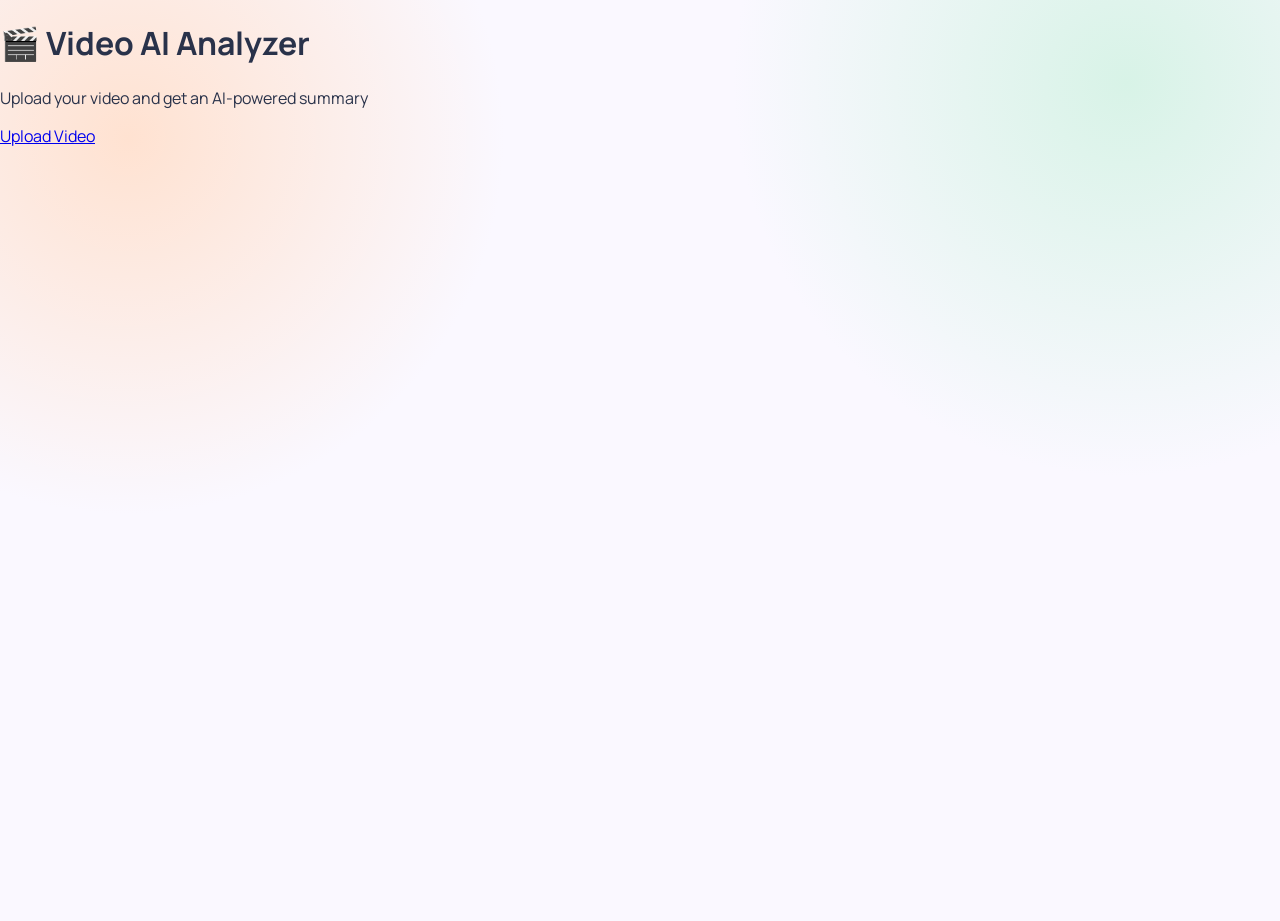
<file: templates/index.html>
<!DOCTYPE html>
<html>
<head>
    <title>Video AI</title>
    <link rel="stylesheet" href="/static/style.css">
</head>
<body>

<div class="container">

    <div class="card">
        <h1>🎬 Video AI Analyzer</h1>
        <p class="subtitle">Upload your video and get an AI-powered summary</p>

        <a href="/upload" class="primary-btn">Upload Video</a>
    </div>

</div>

</body>
</html>
</file>
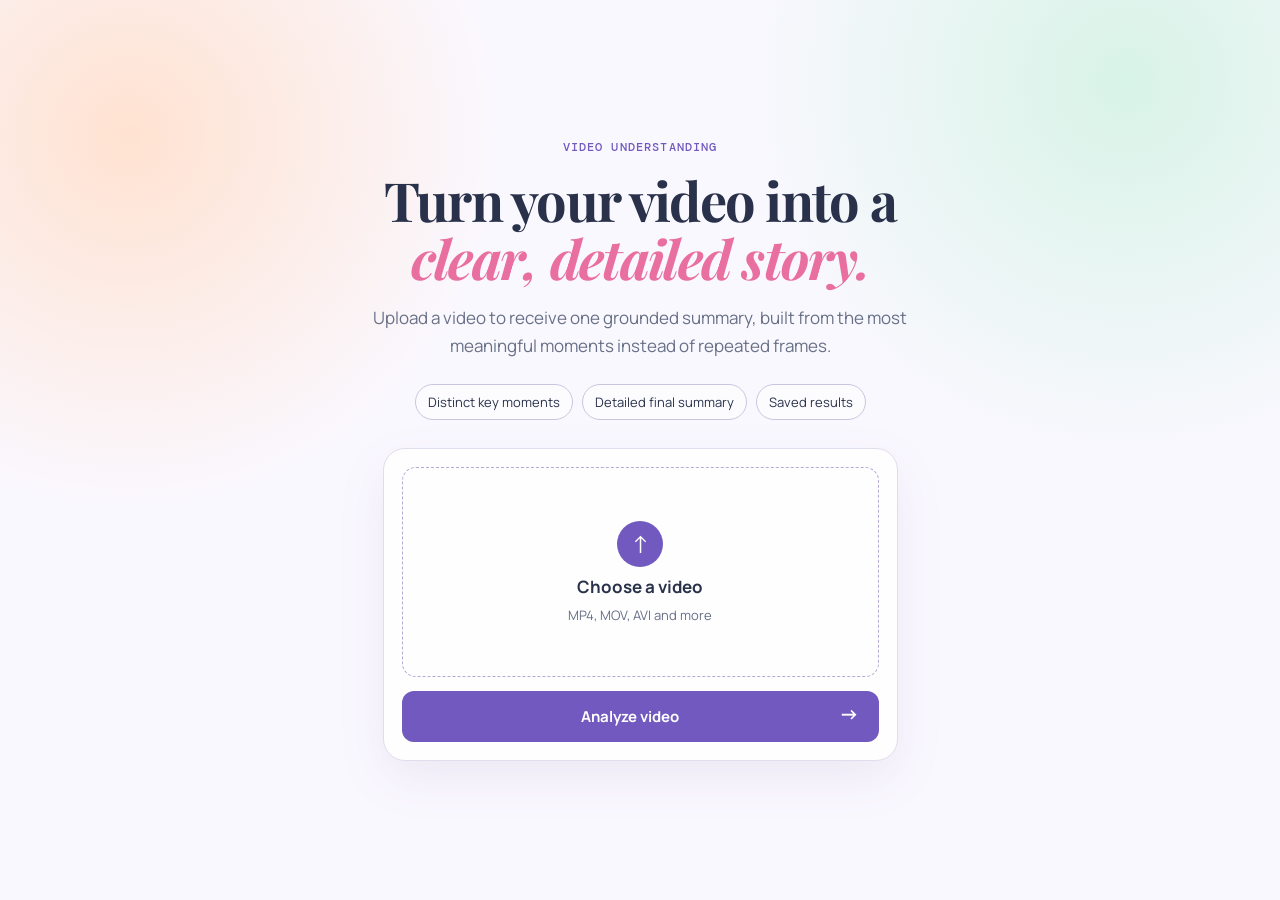
<file: templates/upload.html>
<!DOCTYPE html>
<html>
<head>
    <title>Video Summarizer</title>
    <link rel="stylesheet" href="/static/style.css">
</head>
<body>

<main class="app-shell centered-page">
    <section class="upload-layout">
        <div class="intro-copy">
            <p class="eyebrow">VIDEO UNDERSTANDING</p>
            <h1>Turn your video into a<br><em>clear, detailed story.</em></h1>
            <p class="lede">Upload a video to receive one grounded summary, built from the most meaningful moments instead of repeated frames.</p>
            <div class="feature-list"><span>Distinct key moments</span><span>Detailed final summary</span><span>Saved results</span></div>
        </div>
        <form method="POST" enctype="multipart/form-data" class="upload-box" onsubmit="showLoader()">
            <label for="video" class="drop-zone"><span class="upload-mark">↑</span><strong>Choose a video</strong><small>MP4, MOV, AVI and more</small></label>
            <input id="video" type="file" name="video" accept="video/*" required>
            <button type="submit" id="uploadBtn">Analyze video <span>→</span></button>
            <div id="loader" class="loader hidden"></div>
            <p id="loadingText" class="hidden">Finding key moments and preparing your summary…</p>
        </form>
    </section>
</main>

<script>
function showLoader() {
    document.getElementById("loader").classList.remove("hidden");
    document.getElementById("loadingText").classList.remove("hidden");
    document.getElementById("uploadBtn").disabled = true;
}
</script>
</div>

</body>
</html>
</file>
<file: static/style.css>
@import url('https://fonts.googleapis.com/css2?family=DM+Mono:wght@400;500&family=Manrope:wght@400;500;600;700;800&family=Playfair+Display:ital,wght@0,600;0,700;1,600;1,700&display=swap');

:root { --ink: #29324a; --paper: #faf8ff; --lavender: #e8e1ff; --peach: #ffe2d1; --mint: #d8f3e7; --violet: #7259bf; --pink: #e86f9f; --muted: #687087; --line: #dcd9e9; }
* { box-sizing: border-box; }
body { min-height: 100vh; margin: 0; color: var(--ink); background: radial-gradient(circle at 10% 15%, var(--peach), transparent 27%), radial-gradient(circle at 88% 9%, var(--mint), transparent 28%), var(--paper); font-family: Manrope, Arial, sans-serif; }
.app-shell { width: min(1080px, calc(100% - 40px)); margin: 0 auto; padding: 48px 0 76px; }
.centered-page { min-height: 100vh; display: grid; align-items: center; padding: 40px 0; }
.upload-layout { width: min(760px, 100%); margin: 0 auto; text-align: center; }
.eyebrow, .section-label { margin: 0; color: var(--violet); font: 500 12px 'DM Mono', monospace; letter-spacing: 1.15px; }
.intro-copy h1, .report-hero h1 { margin: 16px 0 17px; font: 700 clamp(34px, 5vw, 54px)/1.08 'Playfair Display', Georgia, serif; letter-spacing: -1.7px; }
.intro-copy em, .report-hero em { color: var(--pink); }.lede { max-width: 610px; margin: 0 auto; color: var(--muted); font-size: 17px; line-height: 1.65; }
.feature-list { display: flex; flex-wrap: wrap; justify-content: center; gap: 9px; margin: 24px 0 28px; }.feature-list span { padding: 8px 12px; border: 1px solid #cbc4df; border-radius: 999px; background: #ffffff91; font-size: 13px; }
.upload-box { max-width: 515px; margin: 0 auto; padding: 18px; background: #ffffffd9; border: 1px solid #e0ddec; border-radius: 22px; box-shadow: 0 18px 50px #5a468116; }
.drop-zone { min-height: 210px; display: flex; flex-direction: column; align-items: center; justify-content: center; gap: 8px; border: 1.5px dashed #b6a9d4; border-radius: 14px; cursor: pointer; transition: background .2s ease; }.drop-zone:hover { background: #f4f0ff; }.drop-zone strong { font-size: 17px; }.drop-zone small { color: var(--muted); font-size: 13px; }.upload-mark { width: 46px; height: 46px; display: grid; place-items: center; border-radius: 50%; color: white; background: var(--violet); font-size: 24px; }.upload-box input { display: none; }
button { width: 100%; margin-top: 14px; padding: 15px 20px; border: 0; border-radius: 12px; cursor: pointer; color: white; background: var(--violet); font: 700 15px Manrope, sans-serif; transition: transform .2s ease, background .2s ease; } button:hover { background: #5d46a7; transform: translateY(-1px); } button span { float: right; font-size: 20px; line-height: 15px; }
.loader { width: 32px; height: 32px; margin: 17px auto 10px; border: 4px solid #e3def0; border-top-color: var(--violet); border-radius: 50%; animation: spin 1s linear infinite; }.hidden { display: none; } #loadingText { color: var(--muted); font-size: 13px; text-align: center; } @keyframes spin { to { transform: rotate(360deg); } }
.report-hero { padding: 8px 0 34px; text-align: center; border-bottom: 1px solid var(--line); }.report-meta { display: flex; justify-content: center; flex-wrap: wrap; gap: 10px; }.report-meta span, .report-meta a { padding: 9px 13px; border-radius: 999px; color: var(--ink); background: #ffffffb5; border: 1px solid var(--line); text-decoration: none; font: 500 12px 'DM Mono', monospace; }.report-meta a { background: var(--violet); border-color: var(--violet); color: white; }
.summary-box { max-width: 865px; margin: 35px auto; padding: 31px 34px; border-radius: 20px; background: linear-gradient(135deg, #f0ecff, #fff8f4); border: 1px solid #e1ddef; }.section-label span { margin-right: 8px; color: var(--pink); }.summary-text { margin: 18px 0 12px; font-size: clamp(18px, 2.2vw, 22px); font-weight: 500; line-height: 1.68; letter-spacing: -.25px; }.evidence-note { margin: 0; color: var(--muted); font-size: 13px; line-height: 1.5; }
.moments-section { max-width: 980px; margin: 0 auto; padding-top: 10px; }.section-heading { display: flex; justify-content: space-between; align-items: end; gap: 25px; margin-bottom: 20px; }.section-heading h2 { margin: 8px 0 0; font: 600 30px 'Playfair Display', Georgia, serif; }.section-heading > p { max-width: 245px; margin: 0; color: var(--muted); font-size: 13px; line-height: 1.5; text-align: right; }.frames-container { display: grid; grid-template-columns: repeat(auto-fit, minmax(205px, 1fr)); gap: 18px; }.evidence-card { margin: 0; overflow: hidden; border-radius: 15px; background: white; box-shadow: 0 6px 18px #473d6210; }.frame { display: block; width: 100%; aspect-ratio: 4/3; object-fit: cover; transition: transform .3s ease; }.evidence-card:hover .frame { transform: scale(1.035); }.evidence-card figcaption { display: flex; justify-content: space-between; padding: 11px 12px; font: 12px 'DM Mono', monospace; }.evidence-card figcaption span { color: var(--muted); }
@media (max-width: 600px) { .app-shell { width: min(100% - 26px, 1080px); padding-top: 30px; }.intro-copy h1, .report-hero h1 { font-size: 36px; letter-spacing: -1px; }.lede { font-size: 15px; }.summary-box { margin: 28px auto; padding: 24px 20px; }.summary-text { font-size: 17px; }.section-heading { display: block; }.section-heading > p { max-width: none; margin-top: 12px; text-align: left; }.frames-container { grid-template-columns: repeat(2, minmax(0, 1fr)); gap: 11px; }.evidence-card figcaption { display: block; line-height: 1.5; }.evidence-card figcaption span { display: block; }.report-meta { gap: 7px; } }
</file>
